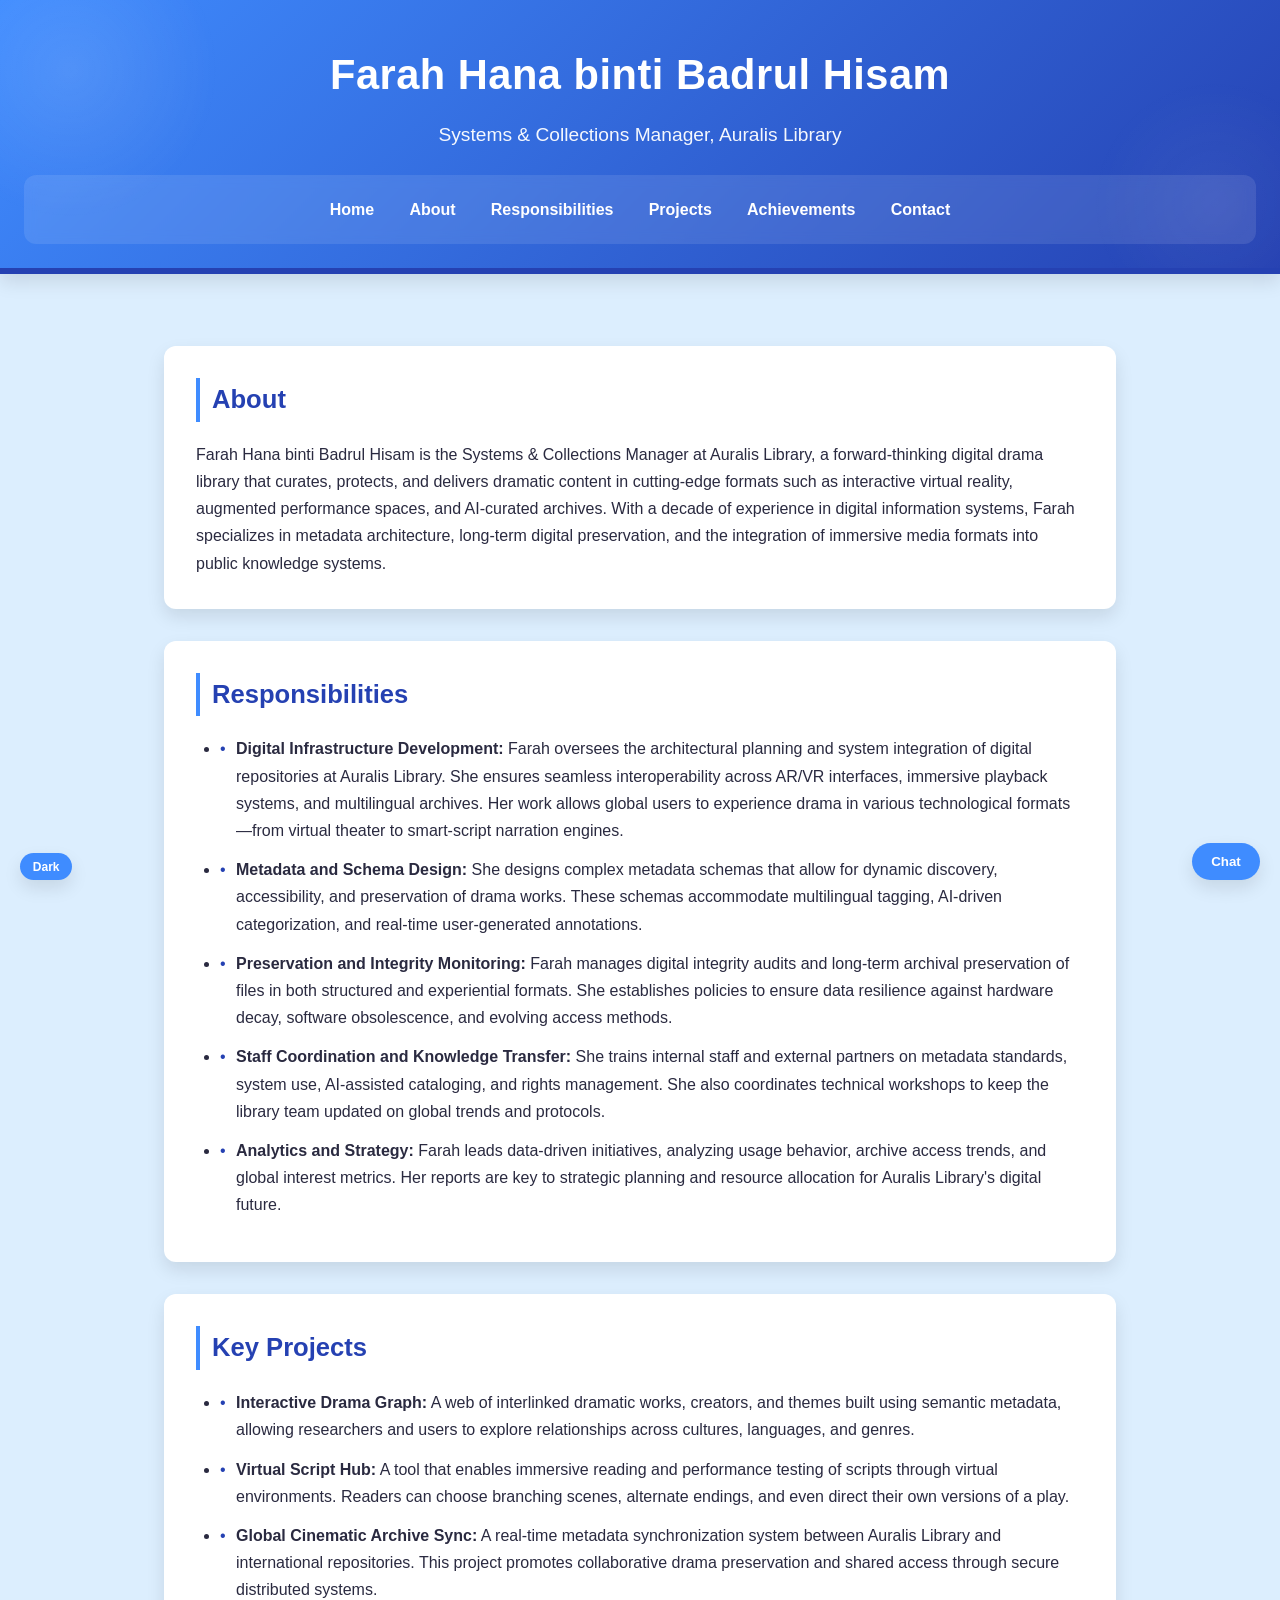
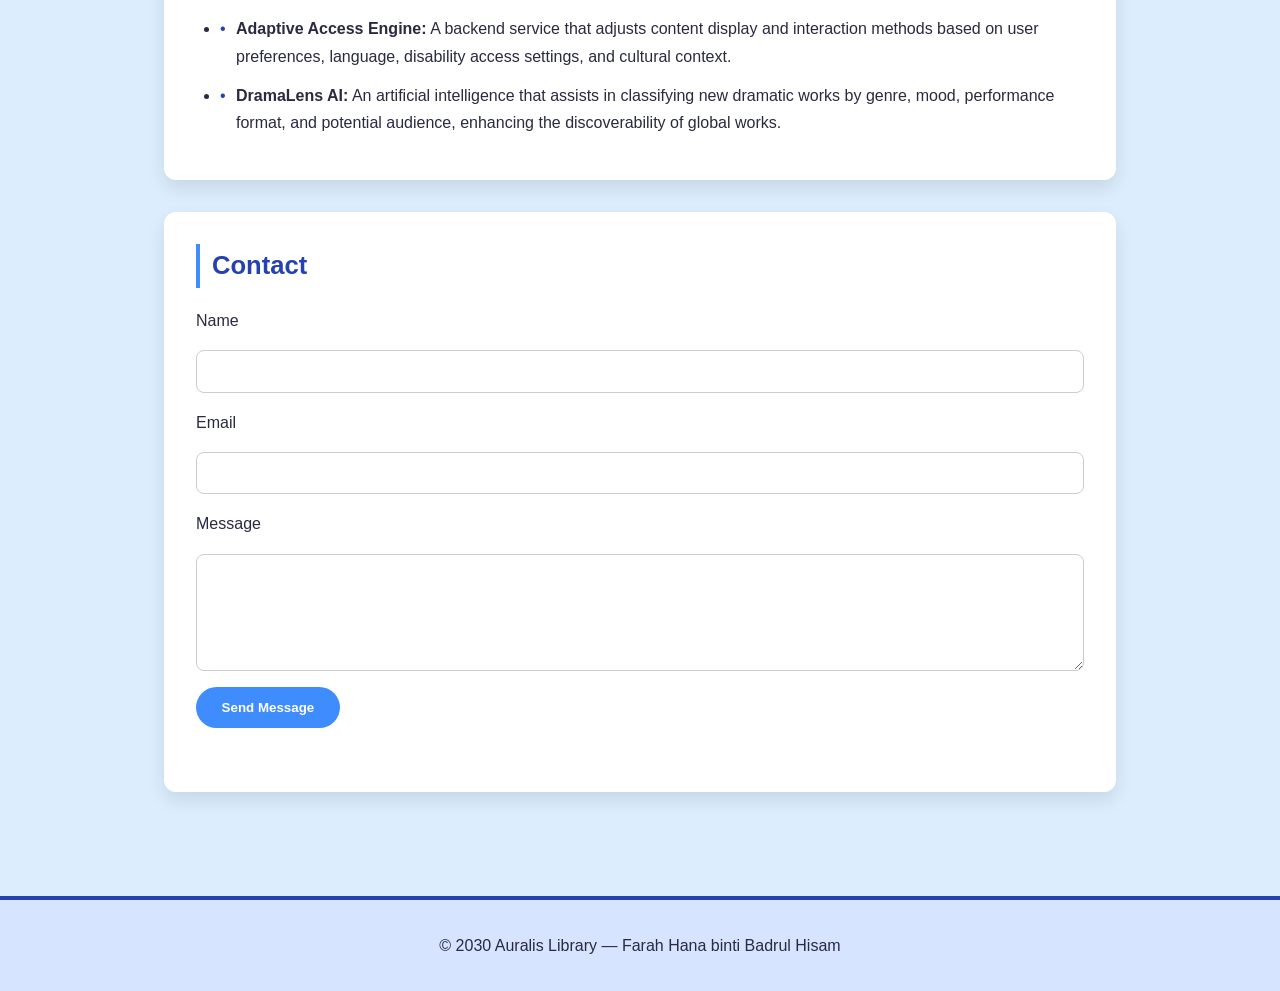
<file: index.html>
<!DOCTYPE html>
<html lang="en">
<head>
  <meta charset="UTF-8" />
  <meta name="viewport" content="width=device-width, initial-scale=1.0" />
  <meta name="author" content="Auralis Library" />
  <meta name="description" content="Professional profile of Farah Hana binti Badrul Hisam, Systems & Collections Manager at Auralis Library (2030)." />
  <title>Farah Hana | Systems & Collections Manager – Auralis Library</title>
  <link rel="stylesheet" href="style.css" />
</head>
<body>

<header>
  <div class="header-top">
    <h1>Farah Hana binti Badrul Hisam</h1>
    <p>Systems & Collections Manager, Auralis Library</p>
  </div>

  <nav>
    <a href="index.html">Home</a>
    <a href="about.html">About</a>
    <a href="responsibilities.html">Responsibilities</a>
    <a href="projects.html">Projects</a>
    <a href="achievements.html">Achievements</a>
    <a href="contact.html">Contact</a>
  </nav>
</header>


  <main>
    <section id="about">
      <h2>About</h2>
      <p>Farah Hana binti Badrul Hisam is the Systems & Collections Manager at Auralis Library, a forward-thinking digital drama library that curates, protects, and delivers dramatic content in cutting-edge formats such as interactive virtual reality, augmented performance spaces, and AI-curated archives. With a decade of experience in digital information systems, Farah specializes in metadata architecture, long-term digital preservation, and the integration of immersive media formats into public knowledge systems.</p>
    </section>

    <section id="responsibilities">
      <h2>Responsibilities</h2>
      <ul>
        <li><strong>Digital Infrastructure Development:</strong> Farah oversees the architectural planning and system integration of digital repositories at Auralis Library. She ensures seamless interoperability across AR/VR interfaces, immersive playback systems, and multilingual archives. Her work allows global users to experience drama in various technological formats—from virtual theater to smart-script narration engines.</li>
        <li><strong>Metadata and Schema Design:</strong> She designs complex metadata schemas that allow for dynamic discovery, accessibility, and preservation of drama works. These schemas accommodate multilingual tagging, AI-driven categorization, and real-time user-generated annotations.</li>
        <li><strong>Preservation and Integrity Monitoring:</strong> Farah manages digital integrity audits and long-term archival preservation of files in both structured and experiential formats. She establishes policies to ensure data resilience against hardware decay, software obsolescence, and evolving access methods.</li>
        <li><strong>Staff Coordination and Knowledge Transfer:</strong> She trains internal staff and external partners on metadata standards, system use, AI-assisted cataloging, and rights management. She also coordinates technical workshops to keep the library team updated on global trends and protocols.</li>
        <li><strong>Analytics and Strategy:</strong> Farah leads data-driven initiatives, analyzing usage behavior, archive access trends, and global interest metrics. Her reports are key to strategic planning and resource allocation for Auralis Library's digital future.</li>
      </ul>
    </section>

    <section id="projects">
      <h2>Key Projects</h2>
      <ul>
        <li><strong>Interactive Drama Graph:</strong> A web of interlinked dramatic works, creators, and themes built using semantic metadata, allowing researchers and users to explore relationships across cultures, languages, and genres.</li>
        <li><strong>Virtual Script Hub:</strong> A tool that enables immersive reading and performance testing of scripts through virtual environments. Readers can choose branching scenes, alternate endings, and even direct their own versions of a play.</li>
        <li><strong>Global Cinematic Archive Sync:</strong> A real-time metadata synchronization system between Auralis Library and international repositories. This project promotes collaborative drama preservation and shared access through secure distributed systems.</li>
        <li><strong>Adaptive Access Engine:</strong> A backend service that adjusts content display and interaction methods based on user preferences, language, disability access settings, and cultural context.</li>
        <li><strong>DramaLens AI:</strong> An artificial intelligence that assists in classifying new dramatic works by genre, mood, performance format, and potential audience, enhancing the discoverability of global works.</li>
      </ul>
    </section>

    <section id="contact">
      <h2>Contact</h2>
      <form id="contactForm">
        <label for="name">Name</label>
        <input type="text" id="name" required />

        <label for="email">Email</label>
        <input type="email" id="email" required />

        <label for="message">Message</label>
        <textarea id="message" rows="6" required></textarea>

        <button type="submit">Send Message</button>
        <p id="status"></p>
      </form>
    </section>
  </main>

  <footer>
    &copy; 2030 Auralis Library — Farah Hana binti Badrul Hisam
  </footer>

  <div id="chatbot">
  <button id="chat-toggle">Chat</button>
  <div id="chat-box" class="hidden">
    <div id="chat-header">Auralis Assistant</div>
    <div id="chat-messages"></div>
    <form id="chat-form">
      <input type="text" id="user-input" placeholder="Ask me anything..." autocomplete="off" />
      <button type="submit">Send</button>
    </form>
  </div>
</div>
<div id="chat-welcome">Need help? Ask the Auralis Assistant!</div>
<script src="script.js"></script>
<button id="toggle-dark-float" title="Toggle Dark Mode">Dark</button>
</body>
</html>
</file>
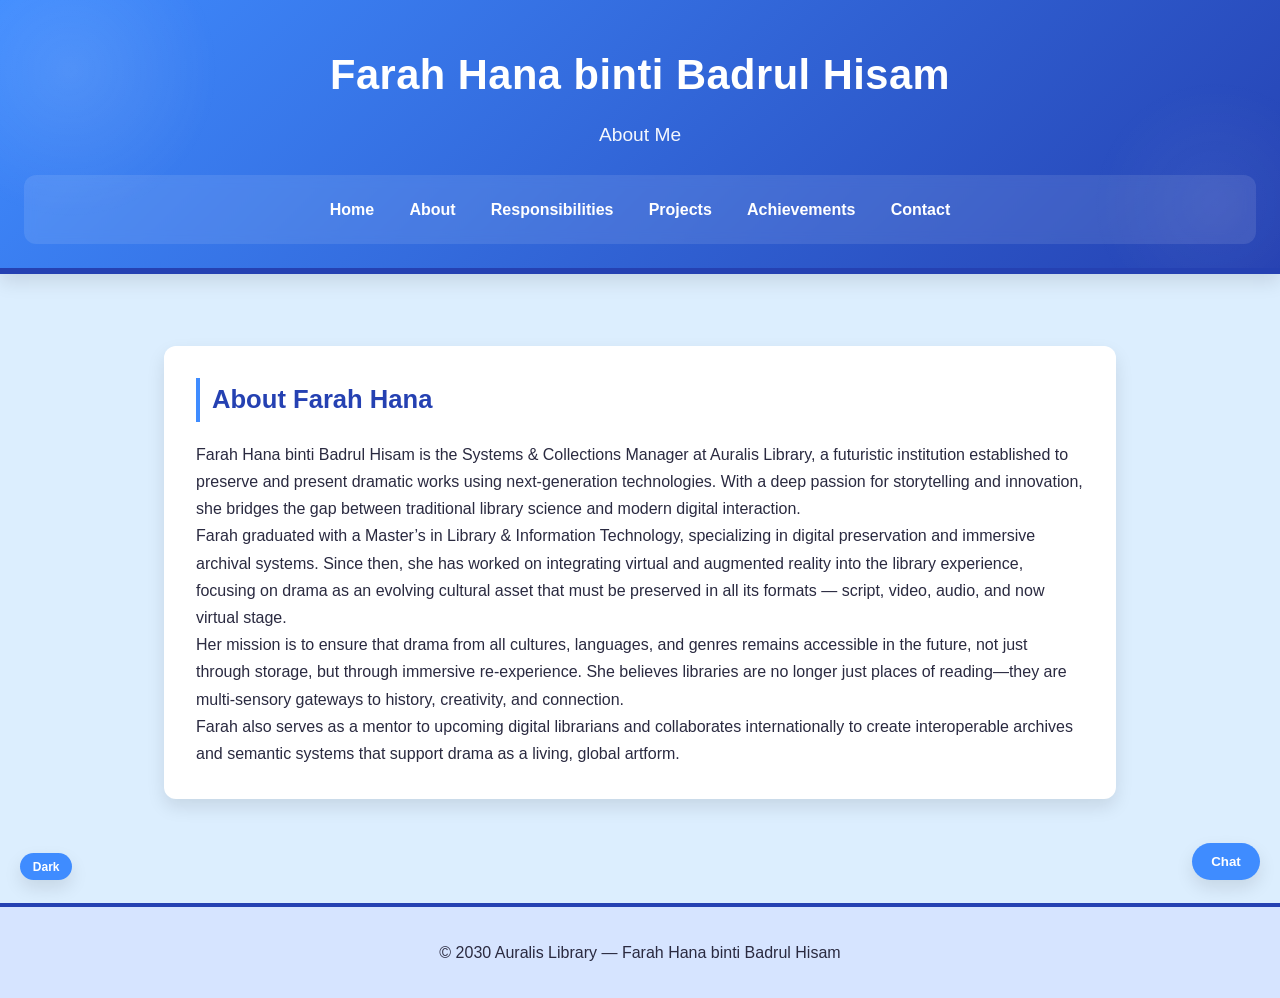
<file: about.html>
<!DOCTYPE html>
<html lang="en">
<head>
  <meta charset="UTF-8" />
  <meta name="viewport" content="width=device-width, initial-scale=1.0" />
  <title>Farah Hana | About</title>
  <link rel="stylesheet" href="style.css" />
</head>
<body>

  <header>
    <h1>Farah Hana binti Badrul Hisam</h1>
    <p>About Me</p>
    <nav>
      <a href="index.html">Home</a>
      <a href="about.html">About</a>
      <a href="responsibilities.html">Responsibilities</a>
      <a href="projects.html">Projects</a>
      <a href="achievements.html">Achievements</a>
      <a href="contact.html">Contact</a>
    </nav>
  </header>

  <main>
    <section>
      <h2>About Farah Hana</h2>
      <p>Farah Hana binti Badrul Hisam is the Systems & Collections Manager at Auralis Library, a futuristic institution established to preserve and present dramatic works using next-generation technologies. With a deep passion for storytelling and innovation, she bridges the gap between traditional library science and modern digital interaction.</p>
      
      <p>Farah graduated with a Master’s in Library & Information Technology, specializing in digital preservation and immersive archival systems. Since then, she has worked on integrating virtual and augmented reality into the library experience, focusing on drama as an evolving cultural asset that must be preserved in all its formats — script, video, audio, and now virtual stage.</p>
      
      <p>Her mission is to ensure that drama from all cultures, languages, and genres remains accessible in the future, not just through storage, but through immersive re-experience. She believes libraries are no longer just places of reading—they are multi-sensory gateways to history, creativity, and connection.</p>
      
      <p>Farah also serves as a mentor to upcoming digital librarians and collaborates internationally to create interoperable archives and semantic systems that support drama as a living, global artform.</p>
    </section>
  </main>

  <footer>
    &copy; 2030 Auralis Library — Farah Hana binti Badrul Hisam
  </footer>

  <div id="chatbot">
  <button id="chat-toggle">Chat</button>
  <div id="chat-box" class="hidden">
    <div id="chat-header">Auralis Assistant</div>
    <div id="chat-messages"></div>
    <form id="chat-form">
      <input type="text" id="user-input" placeholder="Ask me anything..." autocomplete="off" />
      <button type="submit">Send</button>
    </form>
  </div>
</div>
<div id="chat-welcome">Need help? Ask the Auralis Assistant!</div>
<script src="script.js"></script>
<button id="toggle-dark-float" title="Toggle Dark Mode">Dark</button>
</body>
</html>
</file>
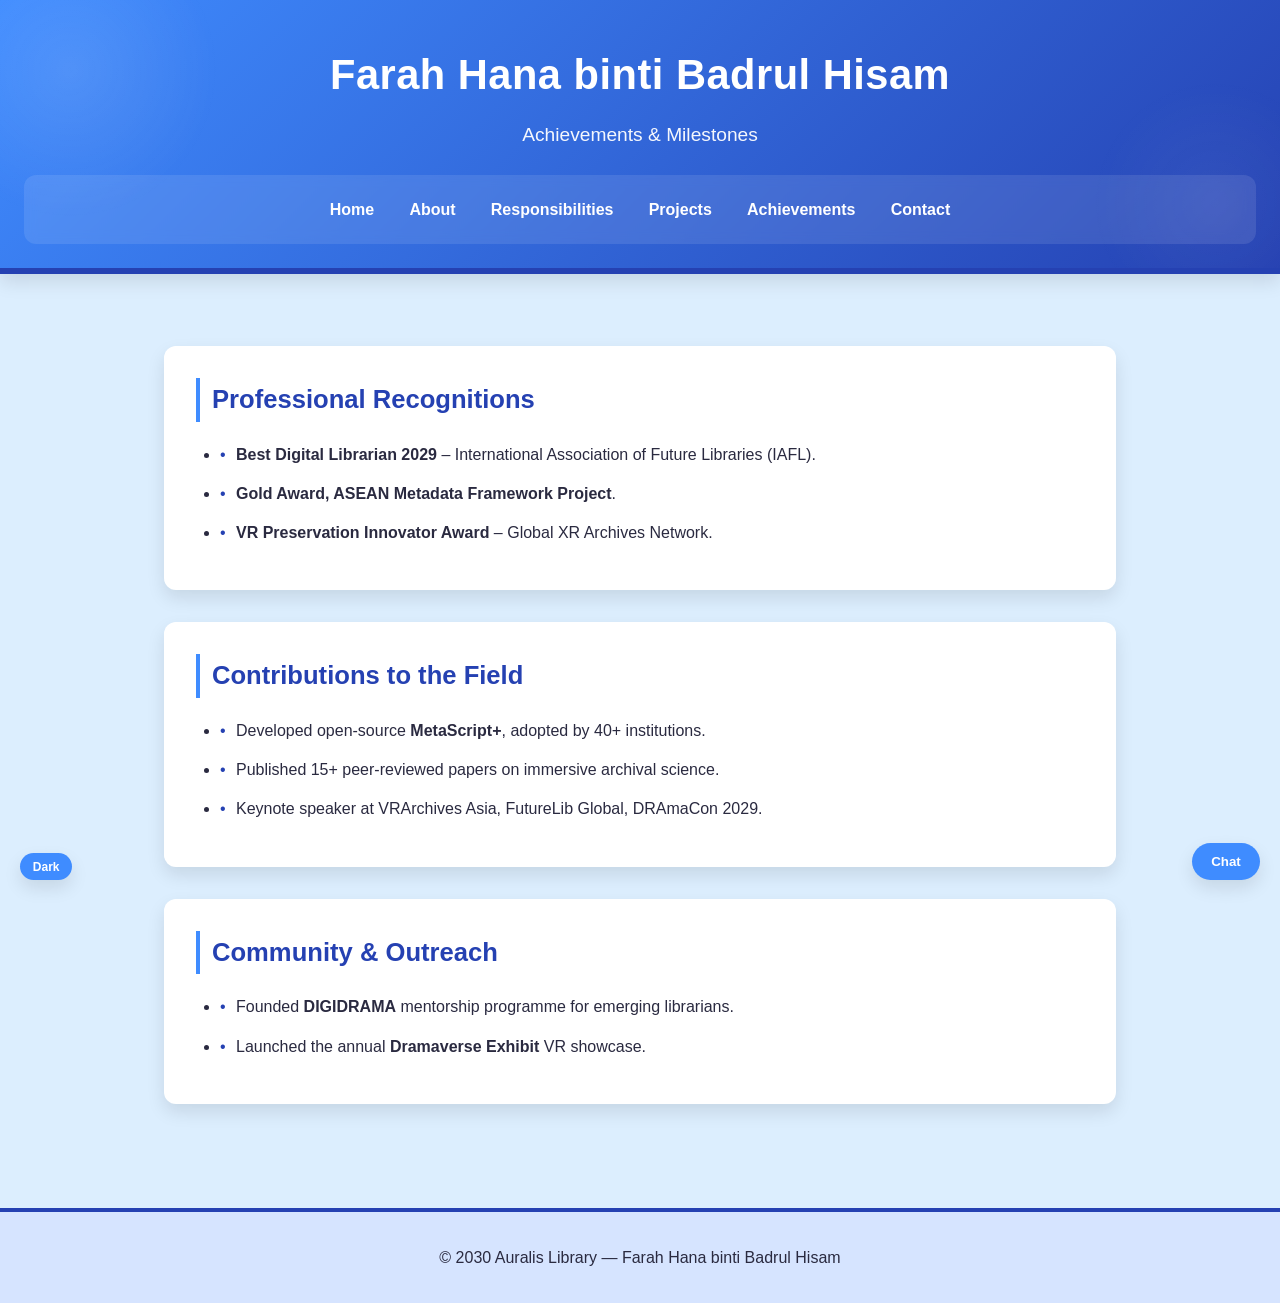
<file: achievements.html>
<!DOCTYPE html>
<html lang="en">
<head>
  <meta charset="UTF-8" />
  <meta name="viewport" content="width=device-width, initial-scale=1.0" />
  <title>Farah Hana | Achievements</title>
  <link rel="stylesheet" href="style.css" />
</head>
<body>

<header>
  <h1>Farah Hana binti Badrul Hisam</h1>
  <p>Achievements & Milestones</p>
  <nav>
    <a href="index.html">Home</a>
    <a href="about.html">About</a>
    <a href="responsibilities.html">Responsibilities</a>
    <a href="projects.html">Projects</a>
    <a href="achievements.html">Achievements</a>
    <a href="contact.html">Contact</a>
  </nav>
</header>

<main>
  <section>
    <h2>Professional Recognitions</h2>
    <ul>
      <li><strong>Best Digital Librarian 2029</strong> – International Association of Future Libraries (IAFL).</li>
      <li><strong>Gold Award, ASEAN Metadata Framework Project</strong>.</li>
      <li><strong>VR Preservation Innovator Award</strong> – Global XR Archives Network.</li>
    </ul>
  </section>

  <section>
    <h2>Contributions to the Field</h2>
    <ul>
      <li>Developed open‑source <strong>MetaScript+</strong>, adopted by 40+ institutions.</li>
      <li>Published 15+ peer‑reviewed papers on immersive archival science.</li>
      <li>Keynote speaker at VRArchives Asia, FutureLib Global, DRAmaCon 2029.</li>
    </ul>
  </section>

  <section>
    <h2>Community & Outreach</h2>
    <ul>
      <li>Founded <strong>DIGIDRAMA</strong> mentorship programme for emerging librarians.</li>
      <li>Launched the annual <strong>Dramaverse Exhibit</strong> VR showcase.</li>
    </ul>
  </section>
</main>

<footer>
  &copy; 2030 Auralis Library — Farah Hana binti Badrul Hisam
</footer>

<div id="chatbot">
  <button id="chat-toggle">Chat</button>
  <div id="chat-box" class="hidden">
    <div id="chat-header">Auralis Assistant</div>
    <div id="chat-messages"></div>
    <form id="chat-form">
      <input type="text" id="user-input" placeholder="Ask me anything..." autocomplete="off" />
      <button type="submit">Send</button>
    </form>
  </div>
</div>
<div id="chat-welcome">Need help? Ask the Auralis Assistant!</div>
<script src="script.js"></script>
<button id="toggle-dark-float" title="Toggle Dark Mode">Dark</button>
</body>
</html>
</file>
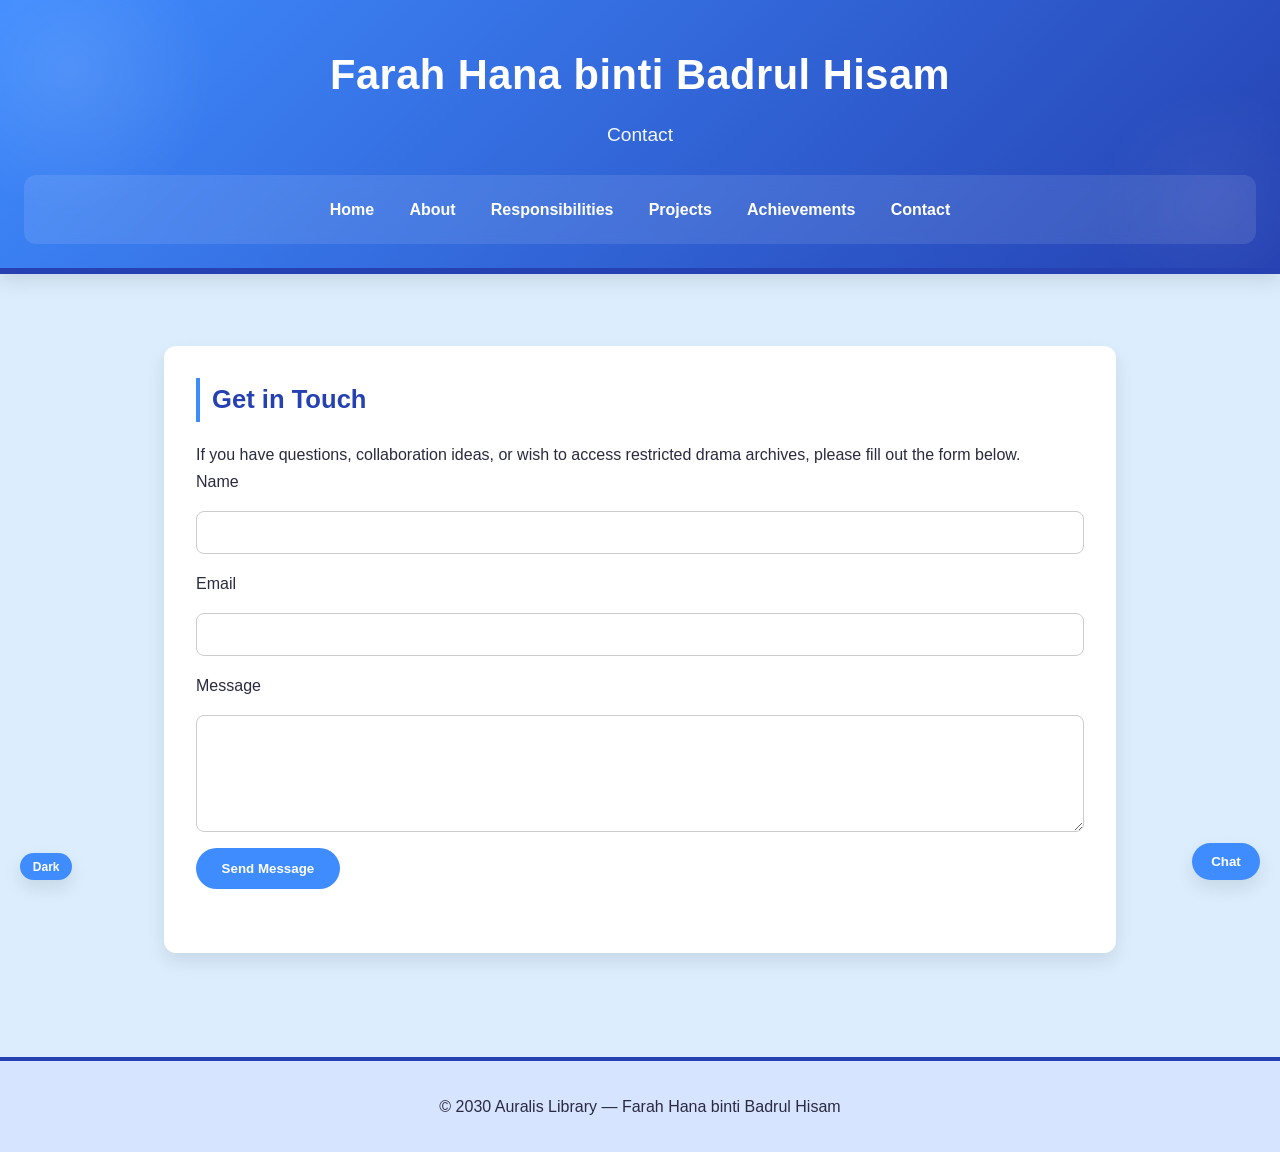
<file: contact.html>
<!DOCTYPE html>
<html lang="en">
<head>
  <meta charset="UTF-8" />
  <meta name="viewport" content="width=device-width, initial-scale=1.0" />
  <title>Farah Hana | Contact</title>
  <link rel="stylesheet" href="style.css" />
</head>
<body>

<header>
  <h1>Farah Hana binti Badrul Hisam</h1>
  <p>Contact</p>
  <nav>
    <a href="index.html">Home</a>
    <a href="about.html">About</a>
    <a href="responsibilities.html">Responsibilities</a>
    <a href="projects.html">Projects</a>
    <a href="achievements.html">Achievements</a>
    <a href="contact.html">Contact</a>
  </nav>
</header>

<main>
  <section>
    <h2>Get in Touch</h2>
    <p>If you have questions, collaboration ideas, or wish to access restricted drama archives, please fill out the form below.</p>
    <form id="contactForm">
      <label for="name">Name</label>
      <input type="text" id="name" required />

      <label for="email">Email</label>
      <input type="email" id="email" required />

      <label for="message">Message</label>
      <textarea id="message" rows="6" required></textarea>

      <button type="submit">Send Message</button>
      <p id="status"></p>
    </form>
  </section>
</main>

<footer>
  &copy; 2030 Auralis Library — Farah Hana binti Badrul Hisam
</footer>

<div id="chatbot">
  <button id="chat-toggle">Chat</button>
  <div id="chat-box" class="hidden">
    <div id="chat-header">Auralis Assistant</div>
    <div id="chat-messages"></div>
    <form id="chat-form">
      <input type="text" id="user-input" placeholder="Ask me anything..." autocomplete="off" />
      <button type="submit">Send</button>
    </form>
  </div>
</div>
<div id="chat-welcome">Need help? Ask the Auralis Assistant!</div>
<script src="script.js"></script>
<button id="toggle-dark-float" title="Toggle Dark Mode">Dark</button>
</body>
</html>
</file>
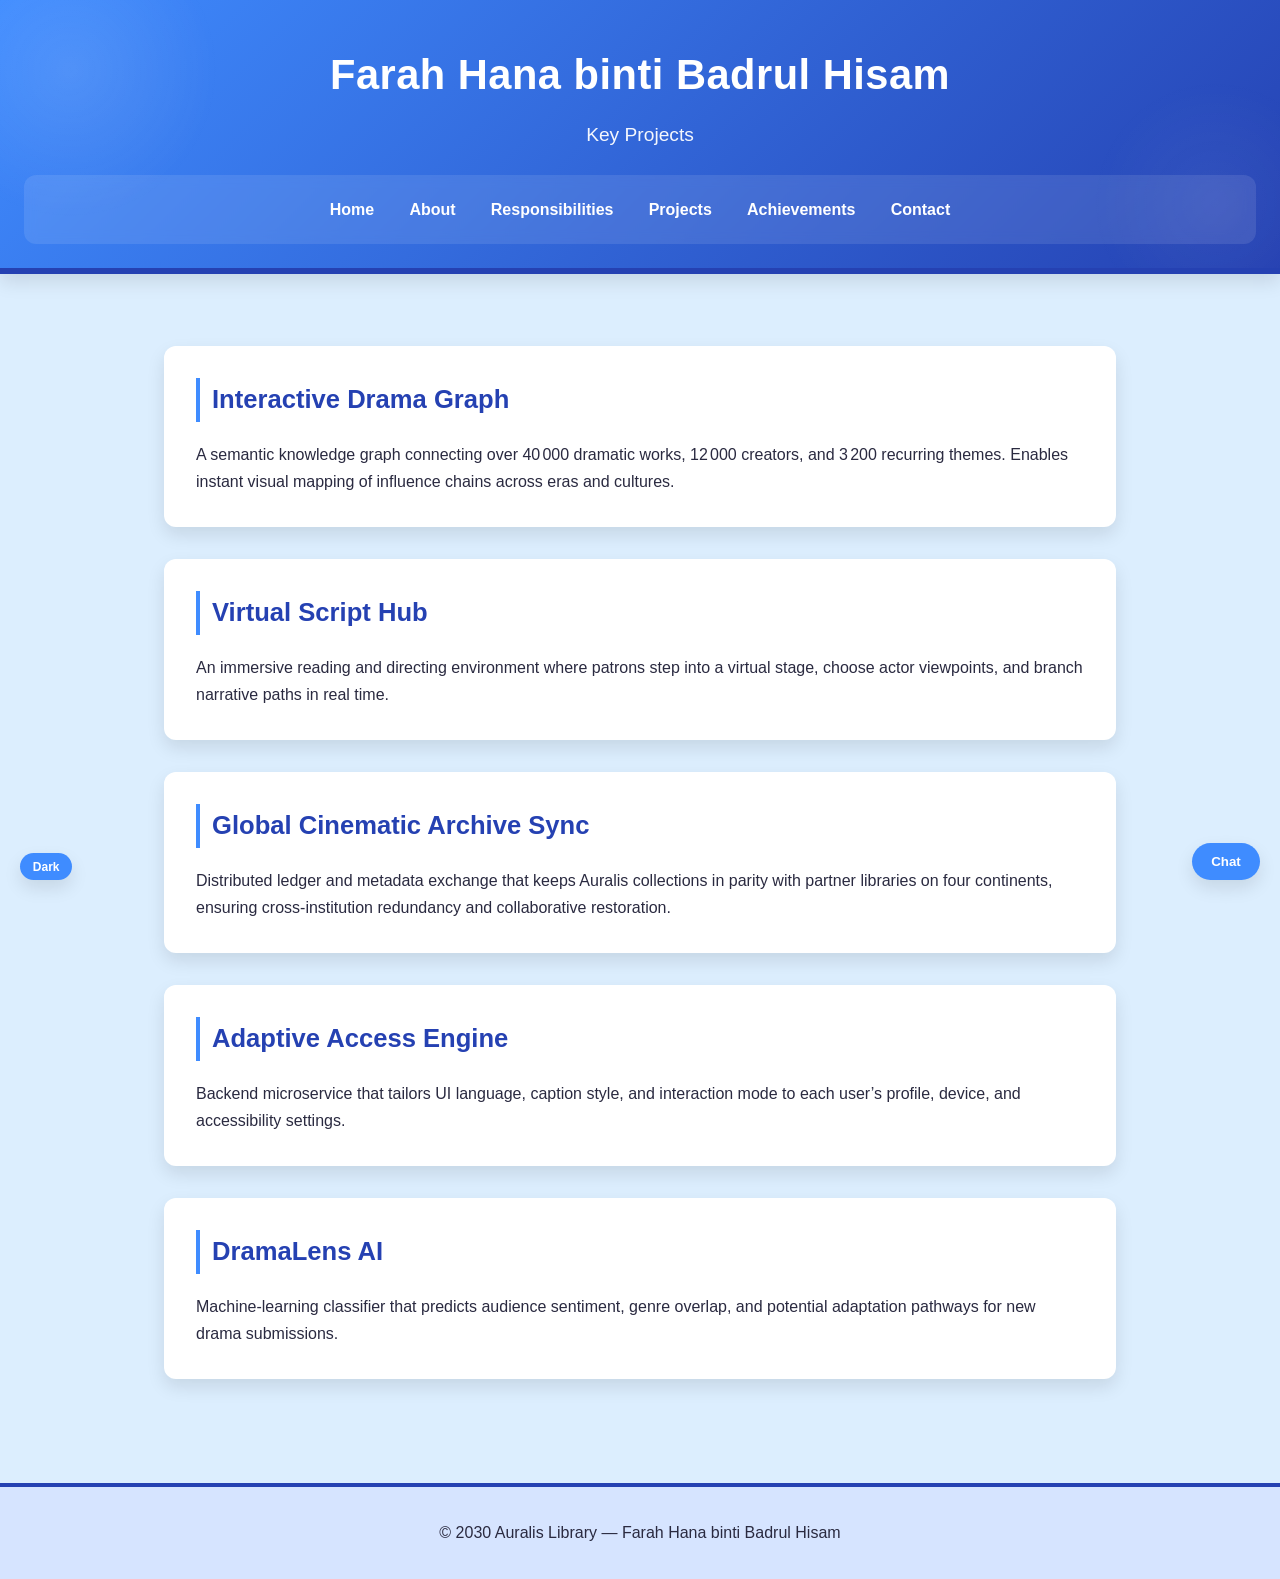
<file: projects.html>
<!DOCTYPE html>
<html lang="en">
<head>
  <meta charset="UTF-8" />
  <meta name="viewport" content="width=device-width, initial-scale=1.0" />
  <title>Farah Hana | Projects</title>
  <link rel="stylesheet" href="style.css" />
</head>
<body>

<header>
  <h1>Farah Hana binti Badrul Hisam</h1>
  <p>Key Projects</p>
  <nav>
    <a href="index.html">Home</a>
    <a href="about.html">About</a>
    <a href="responsibilities.html">Responsibilities</a>
    <a href="projects.html">Projects</a>
    <a href="achievements.html">Achievements</a>
    <a href="contact.html">Contact</a>
  </nav>
</header>

<main>
  <section>
    <h2>Interactive Drama Graph</h2>
    <p>A semantic knowledge graph connecting over 40 000 dramatic works, 12 000 creators, and 3 200 recurring themes. Enables instant visual mapping of influence chains across eras and cultures.</p>
  </section>

  <section>
    <h2>Virtual Script Hub</h2>
    <p>An immersive reading and directing environment where patrons step into a virtual stage, choose actor viewpoints, and branch narrative paths in real time.</p>
  </section>

  <section>
    <h2>Global Cinematic Archive Sync</h2>
    <p>Distributed ledger and metadata exchange that keeps Auralis collections in parity with partner libraries on four continents, ensuring cross‑institution redundancy and collaborative restoration.</p>
  </section>

  <section>
    <h2>Adaptive Access Engine</h2>
    <p>Backend microservice that tailors UI language, caption style, and interaction mode to each user’s profile, device, and accessibility settings.</p>
  </section>

  <section>
    <h2>DramaLens AI</h2>
    <p>Machine‑learning classifier that predicts audience sentiment, genre overlap, and potential adaptation pathways for new drama submissions.</p>
  </section>
</main>

<footer>
  &copy; 2030 Auralis Library — Farah Hana binti Badrul Hisam
</footer>

<div id="chatbot">
  <button id="chat-toggle">Chat</button>
  <div id="chat-box" class="hidden">
    <div id="chat-header">Auralis Assistant</div>
    <div id="chat-messages"></div>
    <form id="chat-form">
      <input type="text" id="user-input" placeholder="Ask me anything..." autocomplete="off" />
      <button type="submit">Send</button>
    </form>
  </div>
</div>
<div id="chat-welcome">Need help? Ask the Auralis Assistant!</div>
<script src="script.js"></script>
<button id="toggle-dark-float" title="Toggle Dark Mode">Dark</button>
</body>
</html>
</file>
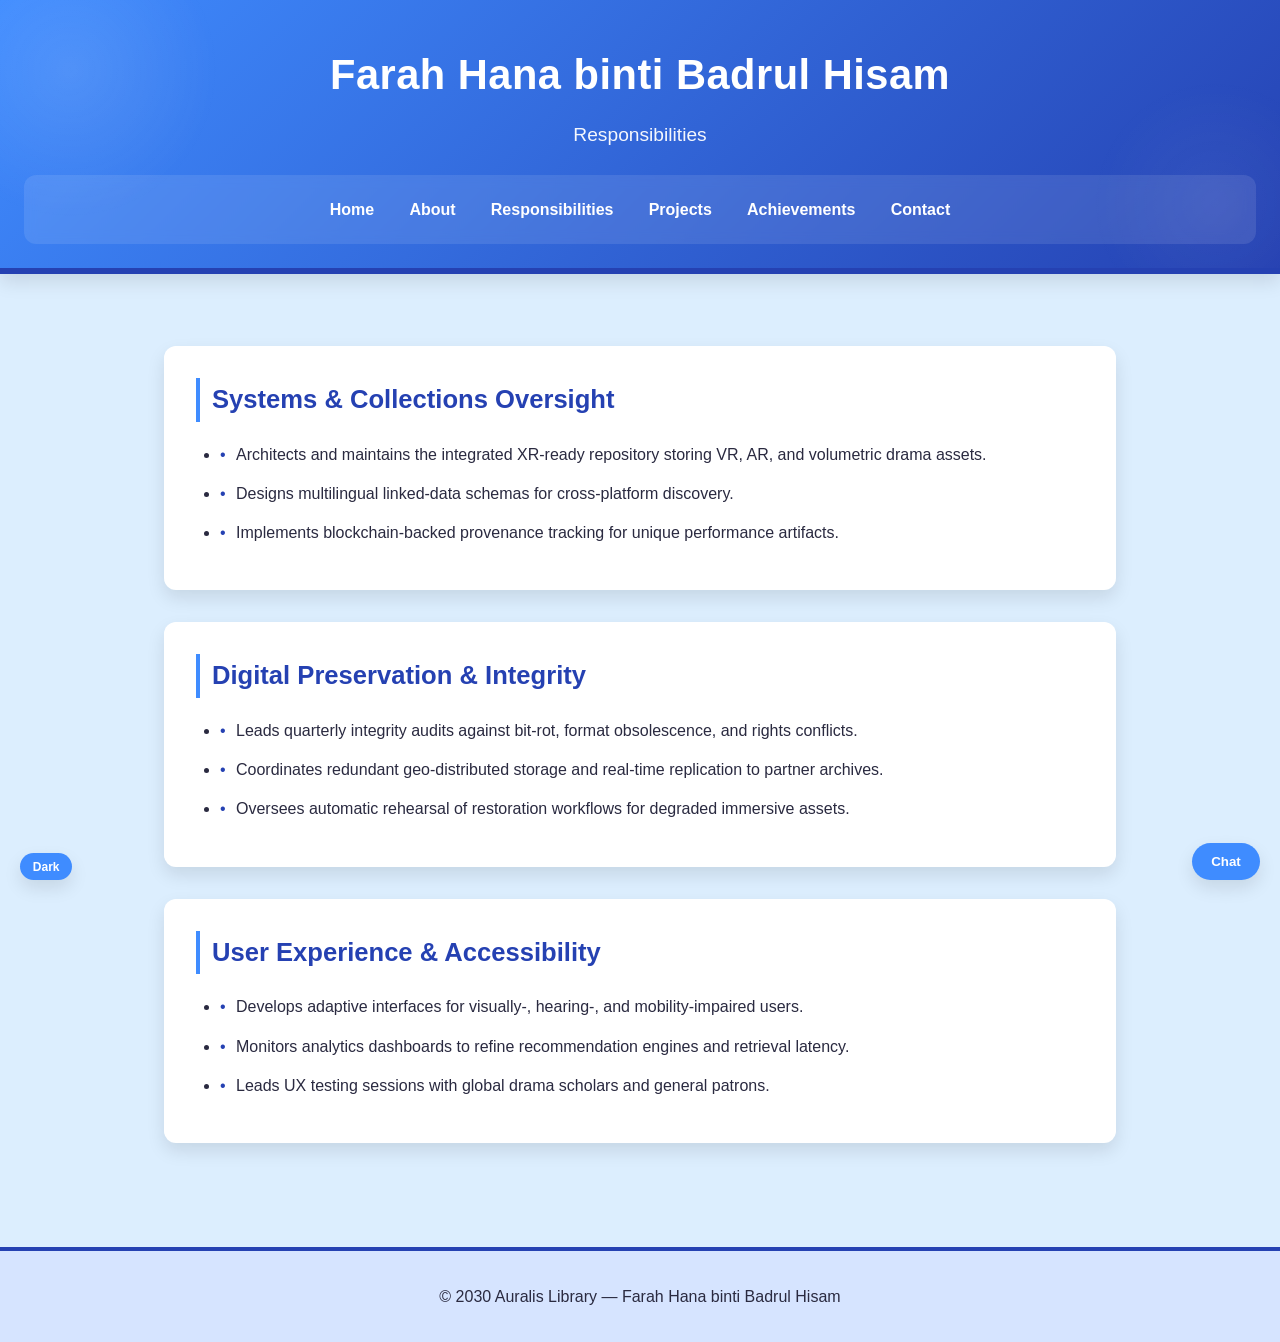
<file: responsibilities.html>
<!DOCTYPE html>
<html lang="en">
<head>
  <meta charset="UTF-8" />
  <meta name="viewport" content="width=device-width, initial-scale=1.0" />
  <title>Farah Hana | Responsibilities</title>
  <link rel="stylesheet" href="style.css" />
</head>
<body>

<header>
  <h1>Farah Hana binti Badrul Hisam</h1>
  <p>Responsibilities</p>
  <nav>
    <a href="index.html">Home</a>
    <a href="about.html">About</a>
    <a href="responsibilities.html">Responsibilities</a>
    <a href="projects.html">Projects</a>
    <a href="achievements.html">Achievements</a>
    <a href="contact.html">Contact</a>
  </nav>
</header>

<main>
  <section>
    <h2>Systems & Collections Oversight</h2>
    <ul>
      <li>Architects and maintains the integrated XR‑ready repository storing VR, AR, and volumetric drama assets.</li>
      <li>Designs multilingual linked‑data schemas for cross‑platform discovery.</li>
      <li>Implements blockchain‑backed provenance tracking for unique performance artifacts.</li>
    </ul>
  </section>

  <section>
    <h2>Digital Preservation & Integrity</h2>
    <ul>
      <li>Leads quarterly integrity audits against bit‑rot, format obsolescence, and rights conflicts.</li>
      <li>Coordinates redundant geo‑distributed storage and real‑time replication to partner archives.</li>
      <li>Oversees automatic rehearsal of restoration workflows for degraded immersive assets.</li>
    </ul>
  </section>

  <section>
    <h2>User Experience & Accessibility</h2>
    <ul>
      <li>Develops adaptive interfaces for visually‑, hearing‑, and mobility‑impaired users.</li>
      <li>Monitors analytics dashboards to refine recommendation engines and retrieval latency.</li>
      <li>Leads UX testing sessions with global drama scholars and general patrons.</li>
    </ul>
  </section>
</main>

<footer>
  &copy; 2030 Auralis Library — Farah Hana binti Badrul Hisam
</footer>

<div id="chatbot">
  <button id="chat-toggle">Chat</button>
  <div id="chat-box" class="hidden">
    <div id="chat-header">Auralis Assistant</div>
    <div id="chat-messages"></div>
    <form id="chat-form">
      <input type="text" id="user-input" placeholder="Ask me anything..." autocomplete="off" />
      <button type="submit">Send</button>
    </form>
  </div>
</div>
<div id="chat-welcome">Need help? Ask the Auralis Assistant!</div>
<script src="script.js"></script>
<button id="toggle-dark-float" title="Toggle Dark Mode">Dark</button>
</body>
</html>
</file>
<file: style.css>
/* ───── THEME VARIABLES ───────────────────────────────────────────── */
:root {
  /* light theme */
  --primary:       #3f8cff;
  --primary-dark:  #2541b2;
  --accent:        #d6e4ff;
  --background:    #dceefe;   /* pastel‑blue light bg */
  --text:          #2a2a40;
  --card-bg:       #ffffff;
  --shadow:        0 8px 18px rgba(0, 0, 0, 0.1);
  --radius:        12px;
  --transition:    .3s ease;
}
body.dark-mode {
  /* dark theme overrides */
  --primary:       #90b4ff;
  --primary-dark:  #5173c4;
  --accent:        #1f253a;
  --background:    #151a28;
  --text:          #e1e5f0;
  --card-bg:       #22283a;
  --shadow:        0 8px 18px rgba(255, 255, 255, 0.05);
}

/* ───── RESET ─────────────────────────────────────────────────────── */
*{box-sizing:border-box;margin:0;padding:0}

/* ───── BASE LAYOUT ───────────────────────────────────────────────── */
body{
  font-family:'Segoe UI',Tahoma,sans-serif;
  background:var(--background);
  color:var(--text);
  line-height:1.7;
  transition:background var(--transition),color var(--transition);
}

/* ───── HEADER ────────────────────────────────────────────────────── */
header{
  background:linear-gradient(135deg,var(--primary),var(--primary-dark));
  color:#fff;
  padding:2.5rem 1.5rem 1.5rem;
  text-align:center;
  border-bottom:6px solid var(--primary-dark);
  box-shadow:var(--shadow);
  position:relative;
  overflow:hidden;
}
.header-top{max-width:960px;margin:auto;position:relative;z-index:2}
header h1{font-size:2.6rem;font-weight:700;letter-spacing:.5px;margin-bottom:.5rem}
header p{font-size:1.2rem;opacity:.95;margin-bottom:1.2rem}

/* ── NAV BAR ── */
header nav{
  background:rgba(255,255,255,.1);
  backdrop-filter:blur(6px);
  display:flex;justify-content:center;flex-wrap:wrap;
  gap:1rem;padding:1rem .5rem;margin-top:1.5rem;border-radius:12px;z-index:2;
}
header nav a{
  color:#fff;text-decoration:none;font-weight:700;padding:.3rem .6rem;position:relative;
  transition:color .3s,background .3s;
}
header nav a:hover,
header nav a.active{color:#ffebcd}
header nav a::after{
  content:'';position:absolute;left:0;bottom:-4px;height:2px;width:0;background:#fff;
  transition:width .3s;
}
header nav a:hover::after,
header nav a.active::after{width:100%}

/* glow shapes */
header::before,
header::after{
  content:'';position:absolute;border-radius:50%;z-index:1;pointer-events:none;
}
header::before{width:300px;height:300px;top:-80px;left:-80px;
  background:radial-gradient(circle,rgba(255,255,255,.1)0%,transparent 70%)}
header::after{width:250px;height:250px;bottom:-60px;right:-60px;
  background:radial-gradient(circle,rgba(255,255,255,.05)0%,transparent 70%)}

/* ───── MAIN / SECTIONS ───────────────────────────────────────────── */
main{max-width:1000px;margin:3rem auto;padding:1.5rem}
section{
  background:var(--card-bg);
  color:var(--text);
  padding:2rem;margin-bottom:2rem;border-radius:var(--radius);
  box-shadow:var(--shadow);
  opacity:0;transform:translateY(20px);
  animation:fadeIn .8s forwards;
}
section.visible{opacity:1;transform:translateY(0)}
@keyframes fadeIn{from{opacity:0;transform:translateY(30px)}to{opacity:1;transform:translateY(0)}}
h2{
  font-size:1.6rem;color:var(--primary-dark);
  border-left:4px solid var(--primary);padding-left:.75rem;margin-bottom:1.2rem;
}

/* lists */
ul{padding-left:1.5rem}
ul li{margin-bottom:.75rem;padding-left:1rem;position:relative}
ul li::before{content:'•';position:absolute;left:0;color:var(--primary-dark)}

/* forms & buttons */
form{display:flex;flex-direction:column;gap:1rem}
input,textarea{
  width:100%;padding:.8rem;border:1px solid #ccc;border-radius:8px;
  background:var(--card-bg);color:var(--text);font-family:inherit;transition:background var(--transition),color var(--transition);
}
button{
  background:var(--primary);color:#fff;border:none;font-weight:600;padding:.8rem 1.6rem;
  border-radius:999px;cursor:pointer;align-self:start;transition:background .3s,transform .3s;
}
button:hover{background:var(--primary-dark);transform:scale(1.05)}
#status{margin-top:1rem;font-weight:600;color:green}

/* ───── FOOTER ─────────────────────────────────────────────────────── */
footer{
  text-align:center;background:var(--accent);color:var(--text);
  padding:2rem 1rem;font-weight:500;border-top:4px solid var(--primary-dark);
  margin-top:3rem;transition:background var(--transition),color var(--transition);
}

/* ───── CHAT & DARK‑MODE BUTTONS ──────────────────────────────────── */
#toggle-dark-float{
  position:fixed;bottom:20px;left:20px;z-index:9999;
  background:var(--primary);color:#fff;font-size:.75rem;font-weight:600;
  padding:.4rem .8rem;border:none;border-radius:999px;cursor:pointer;
  box-shadow:var(--shadow);transition:all .3s;
}
#toggle-dark-float:hover{
  background:var(--primary-dark);
  box-shadow:0 0 12px 4px rgba(100,150,255,.5);
  transform:scale(1.05);
}
body.dark-mode #toggle-dark-float{background:#2e354d;color:#cce0ff}

#chatbot{position:fixed;bottom:20px;right:20px;z-index:9999}
#chat-toggle{
  background:var(--primary);color:#fff;padding:.7rem 1.2rem;border:none;border-radius:999px;
  cursor:pointer;box-shadow:var(--shadow);transition:background .3s;
}
#chat-toggle:hover{background:var(--primary-dark)}
#chat-box{
  width:300px;max-height:400px;margin-top:.5rem;border-radius:12px;overflow:hidden;
  display:flex;flex-direction:column;background:var(--card-bg);box-shadow:var(--shadow);
  transition:opacity .3s,transform .3s;
}
#chat-box.hidden{display:none}
#chat-header{background:var(--primary-dark);color:#fff;padding:.75rem;font-weight:700;text-align:center}
#chat-messages{flex:1;padding:.75rem;overflow-y:auto;font-size:.9rem}
#chat-messages div{margin-bottom:.5rem}
#chat-form{display:flex;border-top:1px solid #ddd}
#chat-form input{flex:1;padding:.6rem;border:none;background:transparent;color:var(--text)}
#chat-form button{background:var(--primary);color:#fff;border:none;padding:0 1rem;cursor:pointer}

#chat-welcome{
  position:fixed;bottom:80px;right:30px;opacity:0;pointer-events:none;
  background:var(--card-bg);color:var(--text);border-radius:8px;padding:.6rem 1rem;
  box-shadow:var(--shadow);font-size:.9rem;transition:opacity .5s;
}
#chat-welcome.show{opacity:1}

/* ───── HARDCODED DARK‑MODE FALLBACKS (ensures visible flip) ─────── */
body.dark-mode{
  background:var(--background);
  color:var(--text);
}
body.dark-mode header,
body.dark-mode section,
body.dark-mode footer{
  background:var(--card-bg)!important;
  color:var(--text)!important;
}
</file>
